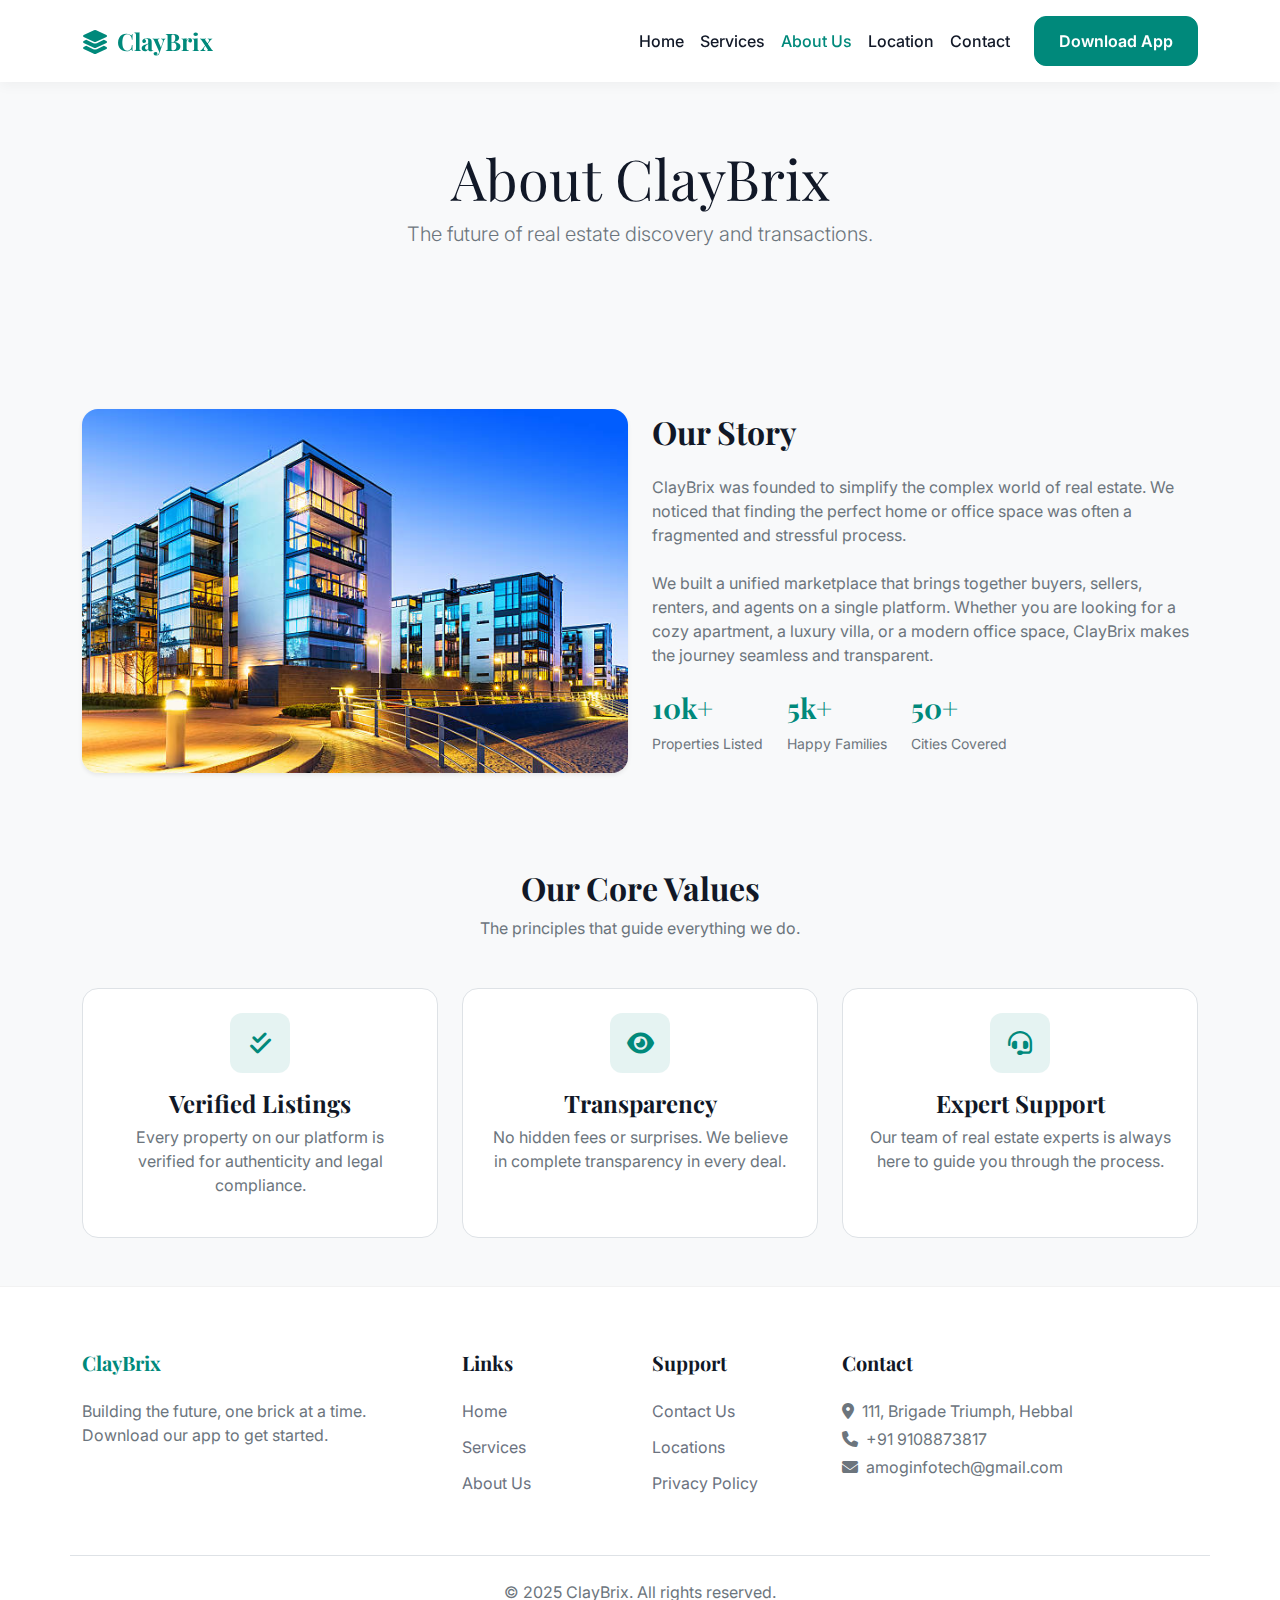
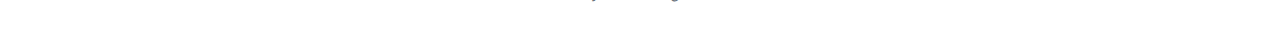
<file: about.html>
<!DOCTYPE html>
<html lang="en">

<head>
    <meta charset="UTF-8">
    <meta name="viewport" content="width=device-width, initial-scale=1.0">
    <title>About Us - ClayBrix</title>

    <!-- Google Fonts -->
    <link rel="preconnect" href="https://fonts.googleapis.com">
    <link rel="preconnect" href="https://fonts.gstatic.com" crossorigin>
    <link
        href="https://fonts.googleapis.com/css2?family=Inter:wght@400;500;600&family=Playfair+Display:wght@600;700&display=swap"
        rel="stylesheet">

    <!-- Bootstrap 5 CSS -->
    <link href="https://cdn.jsdelivr.net/npm/bootstrap@5.3.0/dist/css/bootstrap.min.css" rel="stylesheet">

    <!-- Font Awesome -->
    <link rel="stylesheet" href="https://cdnjs.cloudflare.com/ajax/libs/font-awesome/6.4.0/css/all.min.css">

    <!-- Custom CSS -->
    <link rel="stylesheet" href="style.css">
</head>

<body>

    <!-- Navbar -->
    <nav class="navbar navbar-expand-lg fixed-top">
        <div class="container">
            <a class="navbar-brand" href="index.html">
                <i class="fa-solid fa-layer-group me-2"></i>ClayBrix
            </a>
            <button class="navbar-toggler" type="button" data-bs-toggle="collapse" data-bs-target="#navbarNav">
                <span class="navbar-toggler-icon"></span>
            </button>
            <div class="collapse navbar-collapse" id="navbarNav">
                <ul class="navbar-nav ms-auto">
                    <li class="nav-item"><a class="nav-link" href="index.html">Home</a></li>
                    <li class="nav-item"><a class="nav-link" href="services.html">Services</a></li>
                    <li class="nav-item"><a class="nav-link active" href="about.html">About Us</a></li>
                    <li class="nav-item"><a class="nav-link" href="location.html">Location</a></li>
                    <li class="nav-item"><a class="nav-link" href="contact.html">Contact</a></li>
                </ul>
                <div class="ms-lg-3 mt-3 mt-lg-0">
                    <a href="index.html#download" class="btn btn-primary">Download App</a>
                </div>
            </div>
        </div>
    </nav>

    <!-- Page Header -->
    <header class="bg-light py-5 mt-5">
        <div class="container py-5 text-center">
            <h1 class="display-4">About ClayBrix</h1>
            <p class="lead text-secondary">The future of real estate discovery and transactions.</p>
        </div>
    </header>

    <!-- Story Section -->
    <section class="py-5">
        <div class="container">
            <div class="row align-items-center">
                <div class="col-lg-6 mb-4 mb-lg-0">
                    <img src="pic-1.jpg" alt="About Us" class="img-fluid rounded-4 shadow-sm">
                </div>
                <div class="col-lg-6">
                    <h2 class="mb-4">Our Story</h2>
                    <p class="text-secondary mb-4">
                        ClayBrix was founded to simplify the complex world of real estate. We noticed that finding the
                        perfect home or office space was often a fragmented and stressful process.
                    </p>
                    <p class="text-secondary mb-4">
                        We built a unified marketplace that brings together buyers, sellers, renters, and agents on a
                        single platform. Whether you are looking for a cozy apartment, a luxury villa, or a modern
                        office space, ClayBrix makes the journey seamless and transparent.
                    </p>
                    <div class="d-flex gap-4 mt-4">
                        <div>
                            <h3 class="text-primary-custom fw-bold">10k+</h3>
                            <p class="text-secondary small">Properties Listed</p>
                        </div>
                        <div>
                            <h3 class="text-primary-custom fw-bold">5k+</h3>
                            <p class="text-secondary small">Happy Families</p>
                        </div>
                        <div>
                            <h3 class="text-primary-custom fw-bold">50+</h3>
                            <p class="text-secondary small">Cities Covered</p>
                        </div>
                    </div>
                </div>
            </div>
        </div>
    </section>

    <!-- Values Section -->
    <section class="py-5 bg-light">
        <div class="container">
            <div class="text-center mb-5">
                <h2>Our Core Values</h2>
                <p class="text-secondary">The principles that guide everything we do.</p>
            </div>
            <div class="row g-4">
                <div class="col-md-4">
                    <div class="p-4 bg-white rounded-4 h-100 text-center border">
                        <div class="icon-box mx-auto mb-3">
                            <i class="fa-solid fa-check-double"></i>
                        </div>
                        <h4>Verified Listings</h4>
                        <p class="text-secondary">Every property on our platform is verified for authenticity and legal
                            compliance.</p>
                    </div>
                </div>
                <div class="col-md-4">
                    <div class="p-4 bg-white rounded-4 h-100 text-center border">
                        <div class="icon-box mx-auto mb-3">
                            <i class="fa-solid fa-eye"></i>
                        </div>
                        <h4>Transparency</h4>
                        <p class="text-secondary">No hidden fees or surprises. We believe in complete transparency in
                            every deal.</p>
                    </div>
                </div>
                <div class="col-md-4">
                    <div class="p-4 bg-white rounded-4 h-100 text-center border">
                        <div class="icon-box mx-auto mb-3">
                            <i class="fa-solid fa-headset"></i>
                        </div>
                        <h4>Expert Support</h4>
                        <p class="text-secondary">Our team of real estate experts is always here to guide you through
                            the process.</p>
                    </div>
                </div>
            </div>
        </div>
    </section>

    <!-- Footer -->
    <footer class="footer">
        <div class="container">
            <div class="row gy-4">
                <div class="col-lg-4">
                    <h5 class="footer-title text-primary-custom">ClayBrix</h5>
                    <p class="text-secondary">Building the future, one brick at a time. Download our app to get started.
                    </p>
                </div>
                <div class="col-lg-2 col-6">
                    <h5 class="footer-title">Links</h5>
                    <a href="index.html" class="footer-link">Home</a>
                    <a href="services.html" class="footer-link">Services</a>
                    <a href="about.html" class="footer-link">About Us</a>
                </div>
                <div class="col-lg-2 col-6">
                    <h5 class="footer-title">Support</h5>
                    <a href="contact.html" class="footer-link">Contact Us</a>
                    <a href="location.html" class="footer-link">Locations</a>
                    <a href="#" class="footer-link">Privacy Policy</a>
                </div>
                <div class="col-lg-4">
                    <h5 class="footer-title">Contact</h5>
                    <p class="text-secondary mb-1"><i class="fa-solid fa-location-dot me-2"></i>111, Brigade Triumph,
                        Hebbal</p>
                    <p class="text-secondary mb-1"><i class="fa-solid fa-phone me-2"></i>+91 9108873817</p>
                    <p class="text-secondary"><i class="fa-solid fa-envelope me-2"></i>amoginfotech@gmail.com</p>
                </div>
            </div>
            <div class="row mt-5 pt-4 border-top">
                <div class="col-12 text-center text-secondary">
                    <p>&copy; 2025 ClayBrix. All rights reserved.</p>
                </div>
            </div>
        </div>
    </footer>

    <!-- Bootstrap JS -->
    <script src="https://cdn.jsdelivr.net/npm/bootstrap@5.3.0/dist/js/bootstrap.bundle.min.js"></script>
    <script src="script.js"></script>
</body>

</html>
</file>
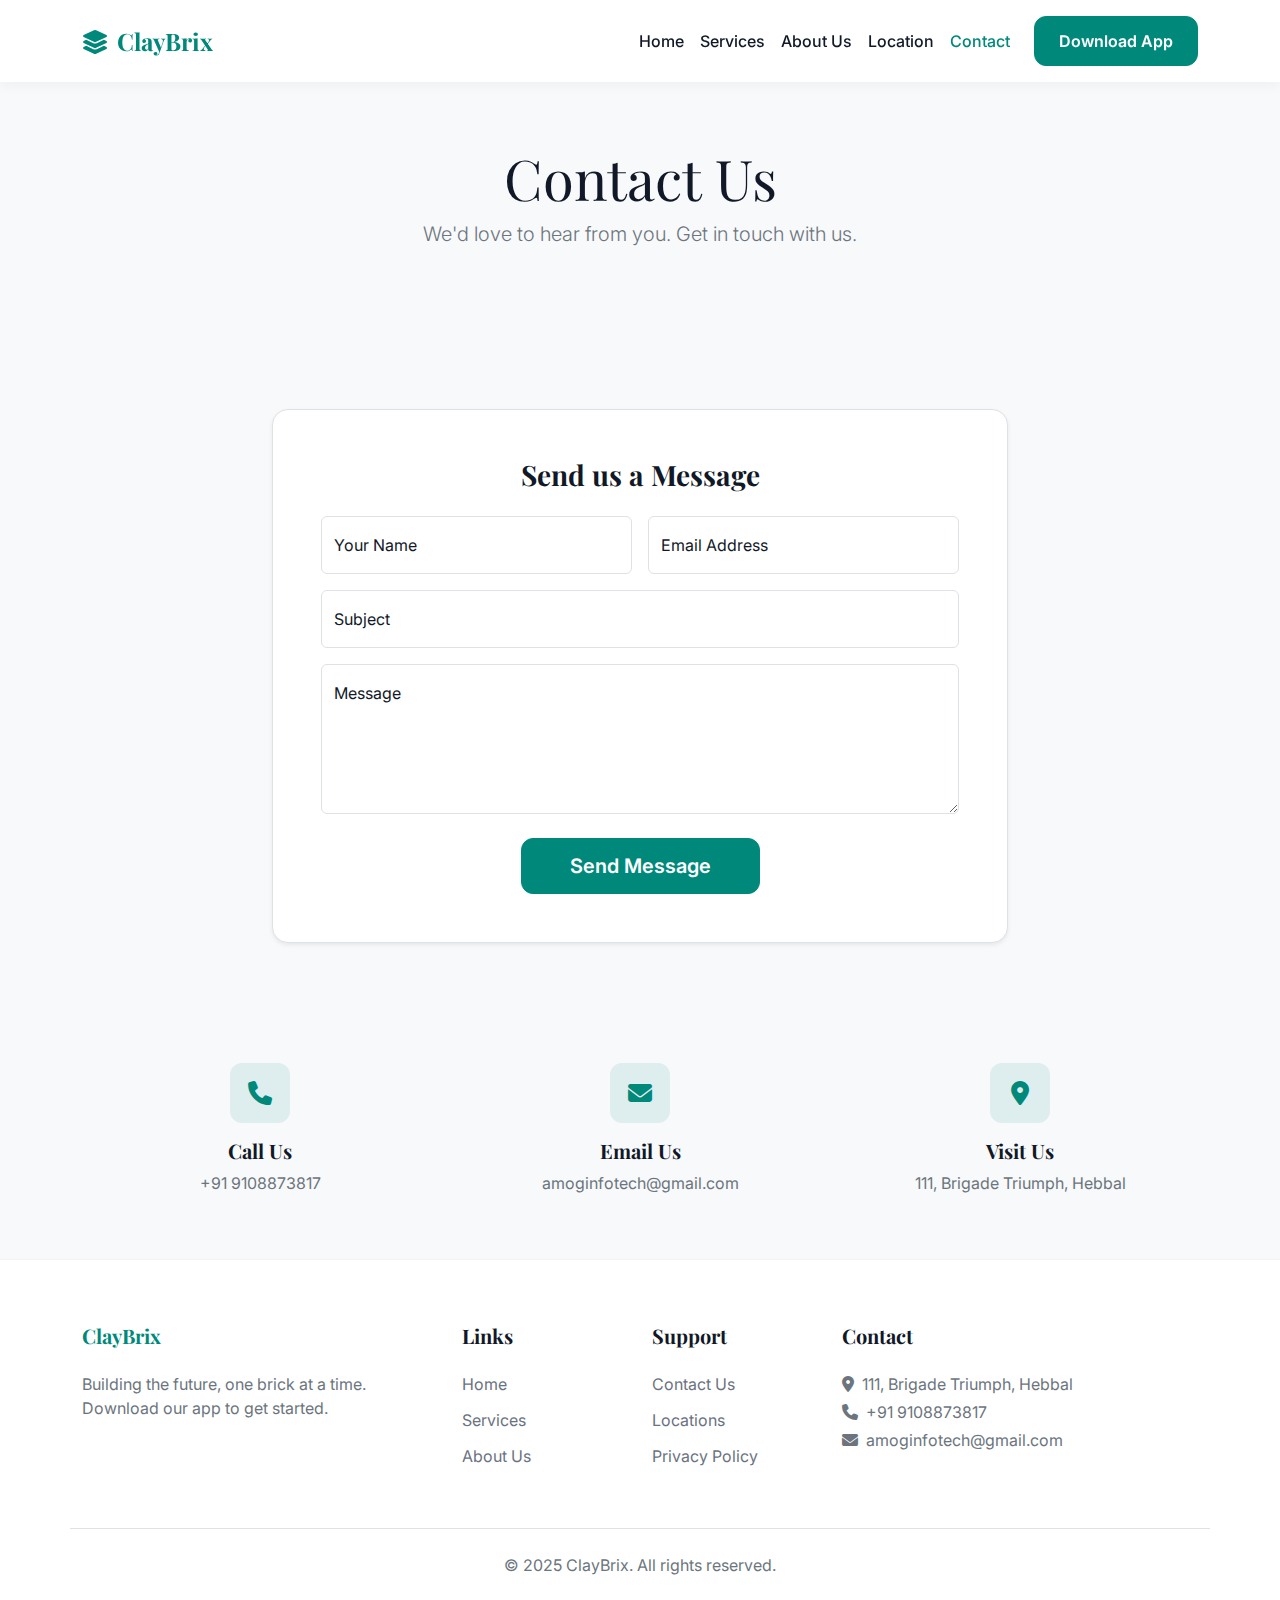
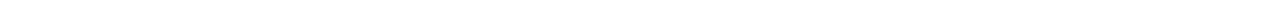
<file: contact.html>
<!DOCTYPE html>
<html lang="en">

<head>
    <meta charset="UTF-8">
    <meta name="viewport" content="width=device-width, initial-scale=1.0">
    <title>Contact Us - ClayBrix</title>

    <!-- Google Fonts -->
    <link rel="preconnect" href="https://fonts.googleapis.com">
    <link rel="preconnect" href="https://fonts.gstatic.com" crossorigin>
    <link
        href="https://fonts.googleapis.com/css2?family=Inter:wght@400;500;600&family=Playfair+Display:wght@600;700&display=swap"
        rel="stylesheet">

    <!-- Bootstrap 5 CSS -->
    <link href="https://cdn.jsdelivr.net/npm/bootstrap@5.3.0/dist/css/bootstrap.min.css" rel="stylesheet">

    <!-- Font Awesome -->
    <link rel="stylesheet" href="https://cdnjs.cloudflare.com/ajax/libs/font-awesome/6.4.0/css/all.min.css">

    <!-- Custom CSS -->
    <link rel="stylesheet" href="style.css">
</head>

<body>

    <!-- Navbar -->
    <nav class="navbar navbar-expand-lg fixed-top">
        <div class="container">
            <a class="navbar-brand" href="index.html">
                <i class="fa-solid fa-layer-group me-2"></i>ClayBrix
            </a>
            <button class="navbar-toggler" type="button" data-bs-toggle="collapse" data-bs-target="#navbarNav">
                <span class="navbar-toggler-icon"></span>
            </button>
            <div class="collapse navbar-collapse" id="navbarNav">
                <ul class="navbar-nav ms-auto">
                    <li class="nav-item"><a class="nav-link" href="index.html">Home</a></li>
                    <li class="nav-item"><a class="nav-link" href="services.html">Services</a></li>
                    <li class="nav-item"><a class="nav-link" href="about.html">About Us</a></li>
                    <li class="nav-item"><a class="nav-link" href="location.html">Location</a></li>
                    <li class="nav-item"><a class="nav-link active" href="contact.html">Contact</a></li>
                </ul>
                <div class="ms-lg-3 mt-3 mt-lg-0">
                    <a href="index.html#download" class="btn btn-primary">Download App</a>
                </div>
            </div>
        </div>
    </nav>

    <!-- Page Header -->
    <header class="bg-light py-5 mt-5">
        <div class="container py-5 text-center">
            <h1 class="display-4">Contact Us</h1>
            <p class="lead text-secondary">We'd love to hear from you. Get in touch with us.</p>
        </div>
    </header>

    <!-- Contact Form Section -->
    <section class="py-5">
        <div class="container">
            <div class="row justify-content-center">
                <div class="col-lg-8">
                    <div class="p-5 bg-white rounded-4 border shadow-sm">
                        <h3 class="mb-4 text-center">Send us a Message</h3>

                        <!-- Formspree Form -->
                        <!-- IMPORTANT: Replace 'YOUR_FORMSPREE_ID' with your actual Formspree form ID after signing up at https://formspree.io -->
                        <form action="https://formspree.io/f/xwkgyyqg" method="POST">
                            <div class="row g-3">
                                <div class="col-md-6">
                                    <div class="form-floating">
                                        <input type="text" class="form-control" id="name" name="name"
                                            placeholder="Your Name" required>
                                        <label for="name">Your Name</label>
                                    </div>
                                </div>
                                <div class="col-md-6">
                                    <div class="form-floating">
                                        <input type="email" class="form-control" id="email" name="email"
                                            placeholder="name@example.com" required>
                                        <label for="email">Email Address</label>
                                    </div>
                                </div>
                                <div class="col-12">
                                    <div class="form-floating">
                                        <input type="text" class="form-control" id="subject" name="subject"
                                            placeholder="Subject" required>
                                        <label for="subject">Subject</label>
                                    </div>
                                </div>
                                <div class="col-12">
                                    <div class="form-floating">
                                        <textarea class="form-control" placeholder="Leave a comment here" id="message"
                                            name="message" style="height: 150px" required></textarea>
                                        <label for="message">Message</label>
                                    </div>
                                </div>
                                <div class="col-12 text-center mt-4">
                                    <button type="submit" class="btn btn-primary btn-lg px-5">Send Message</button>
                                </div>
                            </div>
                        </form>
                    </div>
                </div>
            </div>

            <!-- Quick Contact Info -->
            <div class="row mt-5 pt-5 g-4 text-center">
                <div class="col-md-4">
                    <div class="icon-box mx-auto mb-3">
                        <i class="fa-solid fa-phone"></i>
                    </div>
                    <h5>Call Us</h5>
                    <p class="text-secondary">+91 9108873817</p>
                </div>
                <div class="col-md-4">
                    <div class="icon-box mx-auto mb-3">
                        <i class="fa-solid fa-envelope"></i>
                    </div>
                    <h5>Email Us</h5>
                    <p class="text-secondary">amoginfotech@gmail.com</p>
                </div>
                <div class="col-md-4">
                    <div class="icon-box mx-auto mb-3">
                        <i class="fa-solid fa-location-dot"></i>
                    </div>
                    <h5>Visit Us</h5>
                    <p class="text-secondary">111, Brigade Triumph, Hebbal</p>
                </div>
            </div>
        </div>
    </section>

    <!-- Footer -->
    <footer class="footer">
        <div class="container">
            <div class="row gy-4">
                <div class="col-lg-4">
                    <h5 class="footer-title text-primary-custom">ClayBrix</h5>
                    <p class="text-secondary">Building the future, one brick at a time. Download our app to get started.
                    </p>
                </div>
                <div class="col-lg-2 col-6">
                    <h5 class="footer-title">Links</h5>
                    <a href="index.html" class="footer-link">Home</a>
                    <a href="services.html" class="footer-link">Services</a>
                    <a href="about.html" class="footer-link">About Us</a>
                </div>
                <div class="col-lg-2 col-6">
                    <h5 class="footer-title">Support</h5>
                    <a href="contact.html" class="footer-link">Contact Us</a>
                    <a href="location.html" class="footer-link">Locations</a>
                    <a href="#" class="footer-link">Privacy Policy</a>
                </div>
                <div class="col-lg-4">
                    <h5 class="footer-title">Contact</h5>
                    <p class="text-secondary mb-1"><i class="fa-solid fa-location-dot me-2"></i>111, Brigade Triumph,
                        Hebbal</p>
                    <p class="text-secondary mb-1"><i class="fa-solid fa-phone me-2"></i>+91 9108873817</p>
                    <p class="text-secondary"><i class="fa-solid fa-envelope me-2"></i>amoginfotech@gmail.com</p>
                </div>
            </div>
            <div class="row mt-5 pt-4 border-top">
                <div class="col-12 text-center text-secondary">
                    <p>&copy; 2025 ClayBrix. All rights reserved.</p>
                </div>
            </div>
        </div>
    </footer>

    <!-- Bootstrap JS -->
    <script src="https://cdn.jsdelivr.net/npm/bootstrap@5.3.0/dist/js/bootstrap.bundle.min.js"></script>
    <script src="script.js"></script>
</body>

</html>
</file>
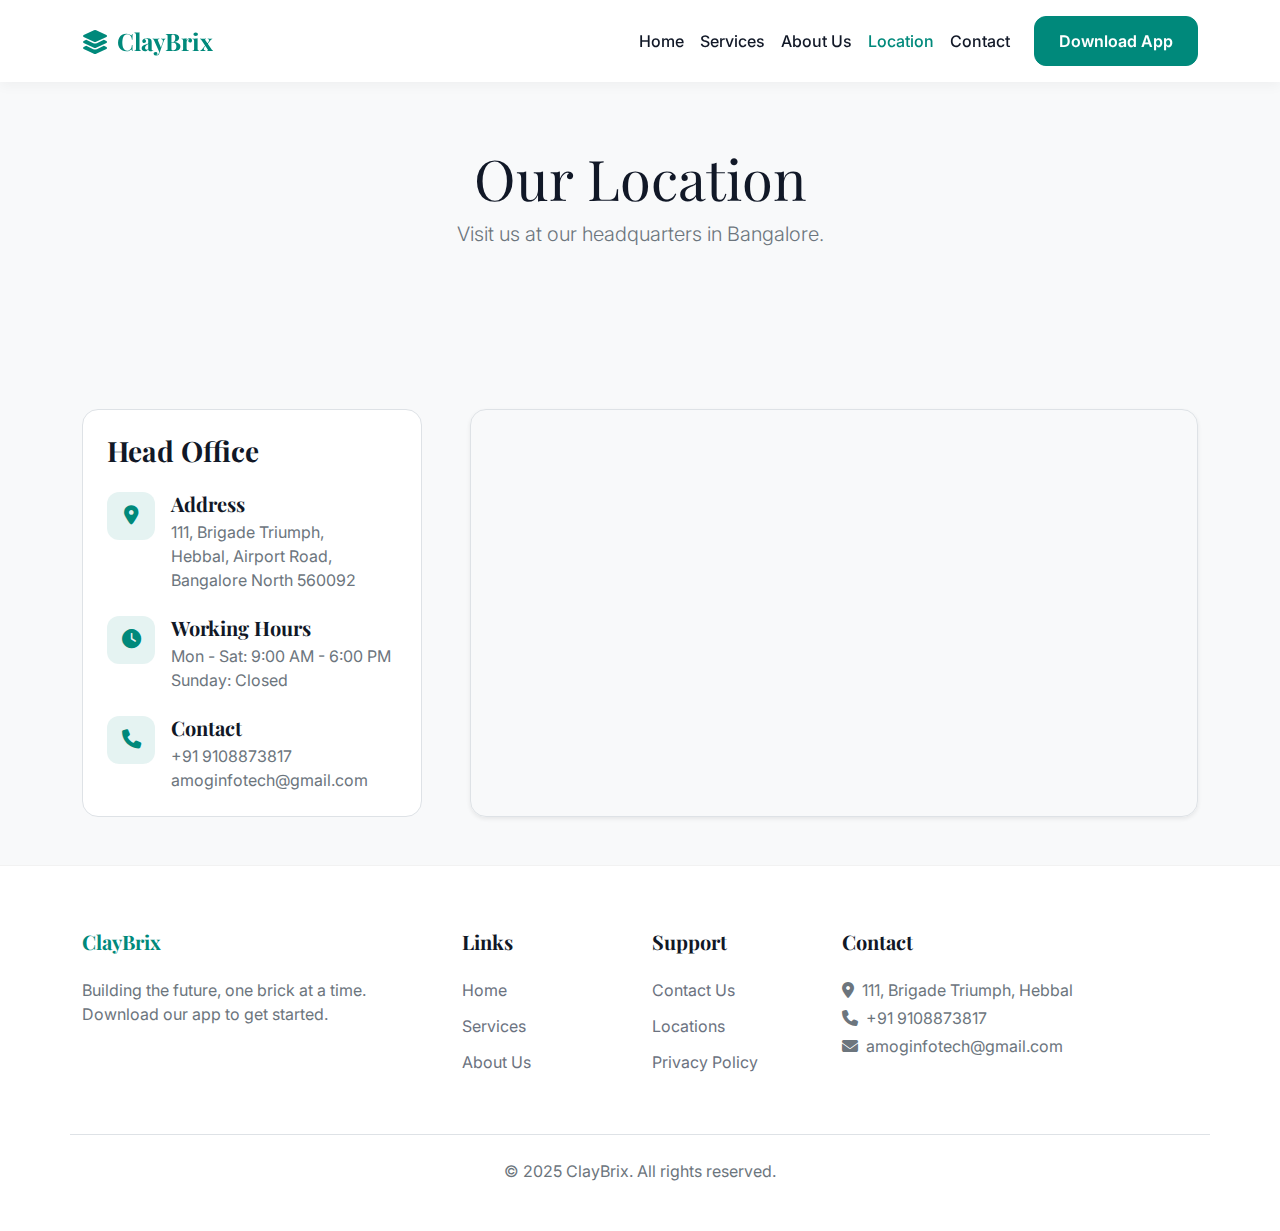
<file: location.html>
<!DOCTYPE html>
<html lang="en">

<head>
    <meta charset="UTF-8">
    <meta name="viewport" content="width=device-width, initial-scale=1.0">
    <title>Location - ClayBrix</title>

    <!-- Google Fonts -->
    <link rel="preconnect" href="https://fonts.googleapis.com">
    <link rel="preconnect" href="https://fonts.gstatic.com" crossorigin>
    <link
        href="https://fonts.googleapis.com/css2?family=Inter:wght@400;500;600&family=Playfair+Display:wght@600;700&display=swap"
        rel="stylesheet">

    <!-- Bootstrap 5 CSS -->
    <link href="https://cdn.jsdelivr.net/npm/bootstrap@5.3.0/dist/css/bootstrap.min.css" rel="stylesheet">

    <!-- Font Awesome -->
    <link rel="stylesheet" href="https://cdnjs.cloudflare.com/ajax/libs/font-awesome/6.4.0/css/all.min.css">

    <!-- Custom CSS -->
    <link rel="stylesheet" href="style.css">
</head>

<body>

    <!-- Navbar -->
    <nav class="navbar navbar-expand-lg fixed-top">
        <div class="container">
            <a class="navbar-brand" href="index.html">
                <i class="fa-solid fa-layer-group me-2"></i>ClayBrix
            </a>
            <button class="navbar-toggler" type="button" data-bs-toggle="collapse" data-bs-target="#navbarNav">
                <span class="navbar-toggler-icon"></span>
            </button>
            <div class="collapse navbar-collapse" id="navbarNav">
                <ul class="navbar-nav ms-auto">
                    <li class="nav-item"><a class="nav-link" href="index.html">Home</a></li>
                    <li class="nav-item"><a class="nav-link" href="services.html">Services</a></li>
                    <li class="nav-item"><a class="nav-link" href="about.html">About Us</a></li>
                    <li class="nav-item"><a class="nav-link active" href="location.html">Location</a></li>
                    <li class="nav-item"><a class="nav-link" href="contact.html">Contact</a></li>
                </ul>
                <div class="ms-lg-3 mt-3 mt-lg-0">
                    <a href="index.html#download" class="btn btn-primary">Download App</a>
                </div>
            </div>
        </div>
    </nav>

    <!-- Page Header -->
    <header class="bg-light py-5 mt-5">
        <div class="container py-5 text-center">
            <h1 class="display-4">Our Location</h1>
            <p class="lead text-secondary">Visit us at our headquarters in Bangalore.</p>
        </div>
    </header>

    <!-- Location Content -->
    <section class="py-5">
        <div class="container">
            <div class="row g-5">
                <div class="col-lg-4">
                    <div class="p-4 bg-white rounded-4 border h-100">
                        <h3 class="mb-4">Head Office</h3>
                        <div class="d-flex mb-4">
                            <div class="icon-box flex-shrink-0 me-3"
                                style="width: 48px; height: 48px; font-size: 1.2rem;">
                                <i class="fa-solid fa-location-dot"></i>
                            </div>
                            <div>
                                <h5 class="mb-1">Address</h5>
                                <p class="text-secondary mb-0">
                                    111, Brigade Triumph,<br>
                                    Hebbal, Airport Road,<br>
                                    Bangalore North 560092
                                </p>
                            </div>
                        </div>
                        <div class="d-flex mb-4">
                            <div class="icon-box flex-shrink-0 me-3"
                                style="width: 48px; height: 48px; font-size: 1.2rem;">
                                <i class="fa-solid fa-clock"></i>
                            </div>
                            <div>
                                <h5 class="mb-1">Working Hours</h5>
                                <p class="text-secondary mb-0">
                                    Mon - Sat: 9:00 AM - 6:00 PM<br>
                                    Sunday: Closed
                                </p>
                            </div>
                        </div>
                        <div class="d-flex">
                            <div class="icon-box flex-shrink-0 me-3"
                                style="width: 48px; height: 48px; font-size: 1.2rem;">
                                <i class="fa-solid fa-phone"></i>
                            </div>
                            <div>
                                <h5 class="mb-1">Contact</h5>
                                <p class="text-secondary mb-0">
                                    +91 9108873817<br>
                                    amoginfotech@gmail.com
                                </p>
                            </div>
                        </div>
                    </div>
                </div>
                <div class="col-lg-8">
                    <div class="rounded-4 overflow-hidden border shadow-sm h-100" style="min-height: 400px;">
                        <!-- Embedded Google Map -->
                        <iframe
                            src="https://www.google.com/maps/embed?pb=!1m18!1m12!1m3!1d3887.087968762327!2d77.5898!3d13.0305!2m3!1f0!2f0!3f0!3m2!1i1024!2i768!4f13.1!3m3!1m2!1s0x3bae17b000000001%3A0x0!2sBrigade%20Triumph!5e0!3m2!1sen!2sin!4v1625123456789!5m2!1sen!2sin"
                            width="100%" height="100%" style="border:0;" allowfullscreen="" loading="lazy"
                            referrerpolicy="no-referrer-when-downgrade">
                        </iframe>
                    </div>
                </div>
            </div>
        </div>
    </section>

    <!-- Footer -->
    <footer class="footer">
        <div class="container">
            <div class="row gy-4">
                <div class="col-lg-4">
                    <h5 class="footer-title text-primary-custom">ClayBrix</h5>
                    <p class="text-secondary">Building the future, one brick at a time. Download our app to get started.
                    </p>
                </div>
                <div class="col-lg-2 col-6">
                    <h5 class="footer-title">Links</h5>
                    <a href="index.html" class="footer-link">Home</a>
                    <a href="services.html" class="footer-link">Services</a>
                    <a href="about.html" class="footer-link">About Us</a>
                </div>
                <div class="col-lg-2 col-6">
                    <h5 class="footer-title">Support</h5>
                    <a href="contact.html" class="footer-link">Contact Us</a>
                    <a href="location.html" class="footer-link">Locations</a>
                    <a href="#" class="footer-link">Privacy Policy</a>
                </div>
                <div class="col-lg-4">
                    <h5 class="footer-title">Contact</h5>
                    <p class="text-secondary mb-1"><i class="fa-solid fa-location-dot me-2"></i>111, Brigade Triumph,
                        Hebbal</p>
                    <p class="text-secondary mb-1"><i class="fa-solid fa-phone me-2"></i>+91 9108873817</p>
                    <p class="text-secondary"><i class="fa-solid fa-envelope me-2"></i>amoginfotech@gmail.com</p>
                </div>
            </div>
            <div class="row mt-5 pt-4 border-top">
                <div class="col-12 text-center text-secondary">
                    <p>&copy; 2025 ClayBrix. All rights reserved.</p>
                </div>
            </div>
        </div>
    </footer>

    <!-- Bootstrap JS -->
    <script src="https://cdn.jsdelivr.net/npm/bootstrap@5.3.0/dist/js/bootstrap.bundle.min.js"></script>
    <script src="script.js"></script>
</body>

</html>
</file>
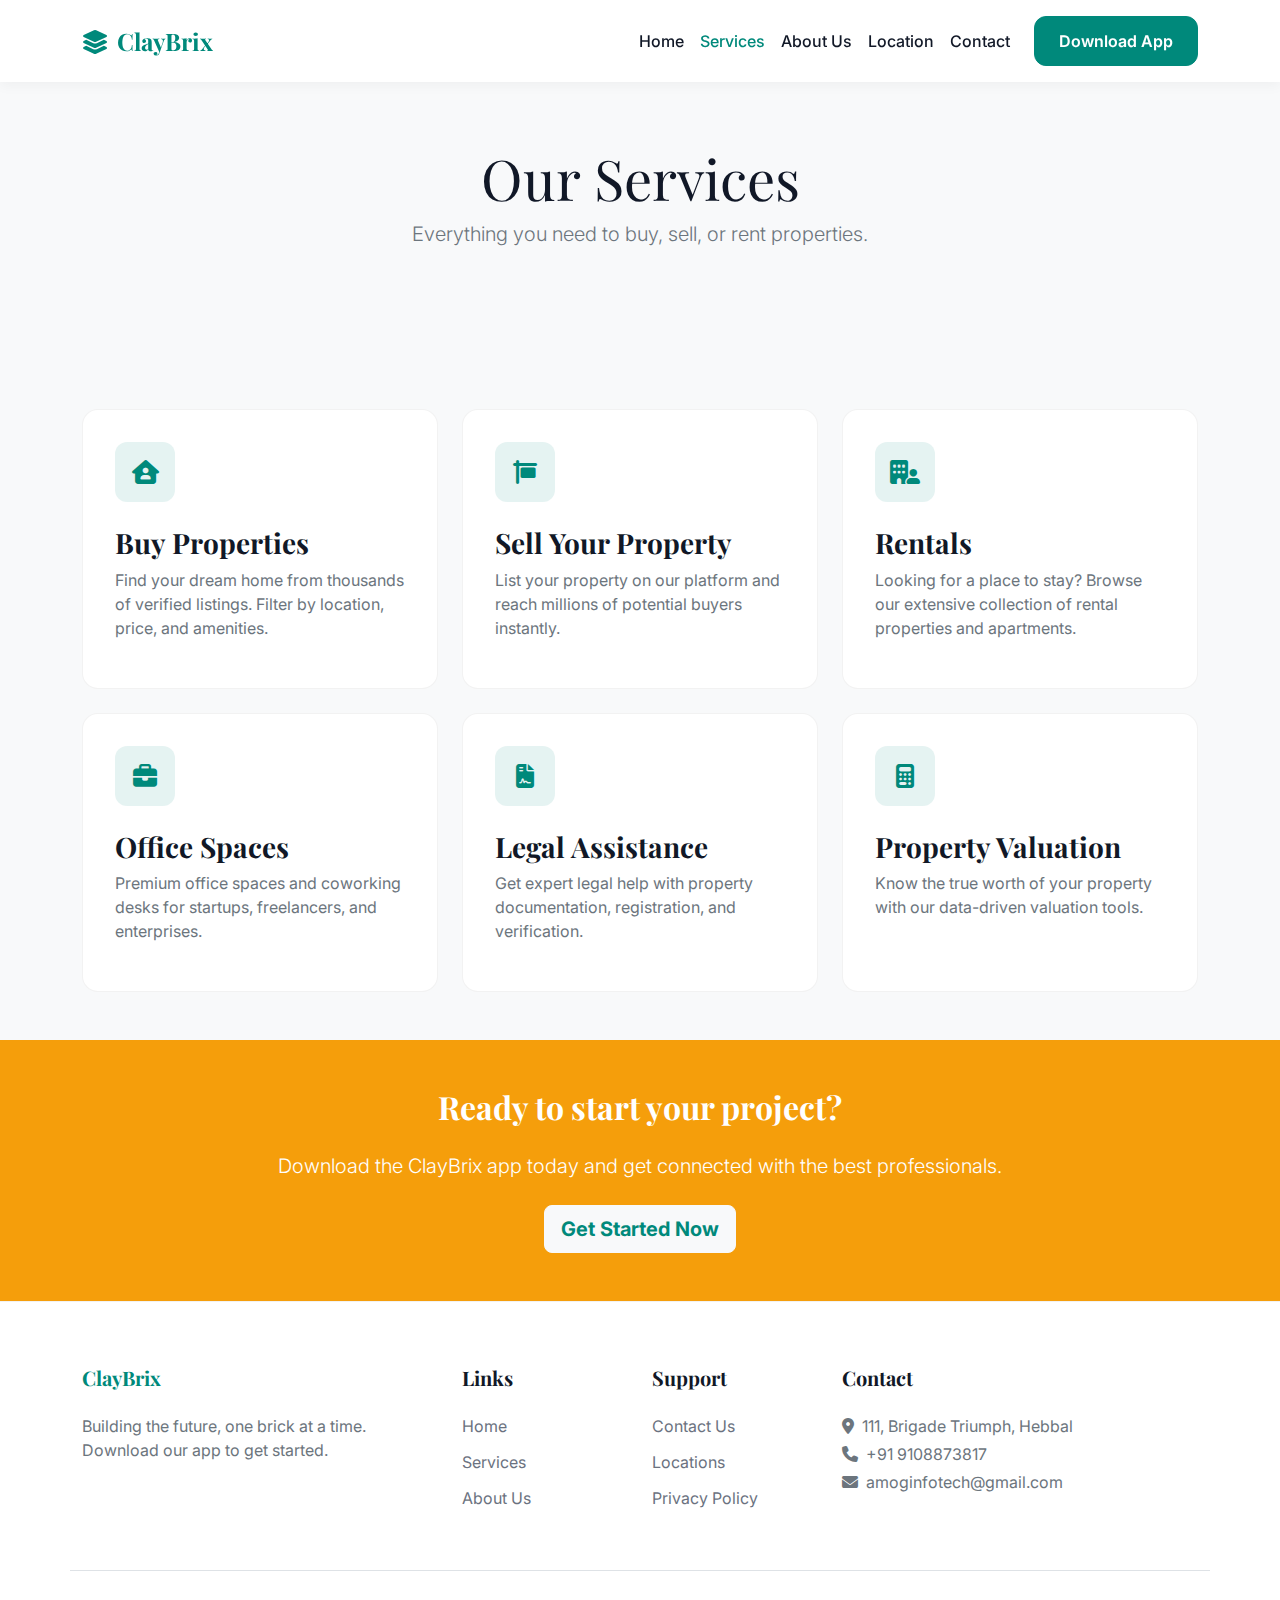
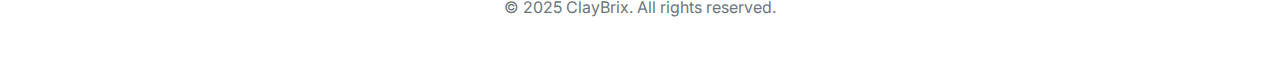
<file: services.html>
<!DOCTYPE html>
<html lang="en">

<head>
    <meta charset="UTF-8">
    <meta name="viewport" content="width=device-width, initial-scale=1.0">
    <title>Services - ClayBrix</title>

    <!-- Google Fonts -->
    <link rel="preconnect" href="https://fonts.googleapis.com">
    <link rel="preconnect" href="https://fonts.gstatic.com" crossorigin>
    <link
        href="https://fonts.googleapis.com/css2?family=Inter:wght@400;500;600&family=Playfair+Display:wght@600;700&display=swap"
        rel="stylesheet">

    <!-- Bootstrap 5 CSS -->
    <link href="https://cdn.jsdelivr.net/npm/bootstrap@5.3.0/dist/css/bootstrap.min.css" rel="stylesheet">

    <!-- Font Awesome -->
    <link rel="stylesheet" href="https://cdnjs.cloudflare.com/ajax/libs/font-awesome/6.4.0/css/all.min.css">

    <!-- Custom CSS -->
    <link rel="stylesheet" href="style.css">
</head>

<body>

    <!-- Navbar -->
    <nav class="navbar navbar-expand-lg fixed-top">
        <div class="container">
            <a class="navbar-brand" href="index.html">
                <i class="fa-solid fa-layer-group me-2"></i>ClayBrix
            </a>
            <button class="navbar-toggler" type="button" data-bs-toggle="collapse" data-bs-target="#navbarNav">
                <span class="navbar-toggler-icon"></span>
            </button>
            <div class="collapse navbar-collapse" id="navbarNav">
                <ul class="navbar-nav ms-auto">
                    <li class="nav-item"><a class="nav-link" href="index.html">Home</a></li>
                    <li class="nav-item"><a class="nav-link active" href="services.html">Services</a></li>
                    <li class="nav-item"><a class="nav-link" href="about.html">About Us</a></li>
                    <li class="nav-item"><a class="nav-link" href="location.html">Location</a></li>
                    <li class="nav-item"><a class="nav-link" href="contact.html">Contact</a></li>
                </ul>
                <div class="ms-lg-3 mt-3 mt-lg-0">
                    <a href="index.html#download" class="btn btn-primary">Download App</a>
                </div>
            </div>
        </div>
    </nav>

    <!-- Page Header -->
    <header class="bg-light py-5 mt-5">
        <div class="container py-5 text-center">
            <h1 class="display-4">Our Services</h1>
            <p class="lead text-secondary">Everything you need to buy, sell, or rent properties.</p>
        </div>
    </header>

    <!-- Services Grid -->
    <section class="py-5">
        <div class="container">
            <div class="row g-4">
                <div class="col-md-4">
                    <div class="feature-card">
                        <div class="icon-box">
                            <i class="fa-solid fa-house-user"></i>
                        </div>
                        <h3>Buy Properties</h3>
                        <p class="text-secondary">Find your dream home from thousands of verified listings. Filter by
                            location, price, and amenities.</p>
                    </div>
                </div>
                <div class="col-md-4">
                    <div class="feature-card">
                        <div class="icon-box">
                            <i class="fa-solid fa-sign-hanging"></i>
                        </div>
                        <h3>Sell Your Property</h3>
                        <p class="text-secondary">List your property on our platform and reach millions of potential
                            buyers instantly.</p>
                    </div>
                </div>
                <div class="col-md-4">
                    <div class="feature-card">
                        <div class="icon-box">
                            <i class="fa-solid fa-building-user"></i>
                        </div>
                        <h3>Rentals</h3>
                        <p class="text-secondary">Looking for a place to stay? Browse our extensive collection of rental
                            properties and apartments.</p>
                    </div>
                </div>
                <div class="col-md-4">
                    <div class="feature-card">
                        <div class="icon-box">
                            <i class="fa-solid fa-briefcase"></i>
                        </div>
                        <h3>Office Spaces</h3>
                        <p class="text-secondary">Premium office spaces and coworking desks for startups, freelancers,
                            and enterprises.</p>
                    </div>
                </div>
                <div class="col-md-4">
                    <div class="feature-card">
                        <div class="icon-box">
                            <i class="fa-solid fa-file-contract"></i>
                        </div>
                        <h3>Legal Assistance</h3>
                        <p class="text-secondary">Get expert legal help with property documentation, registration, and
                            verification.</p>
                    </div>
                </div>
                <div class="col-md-4">
                    <div class="feature-card">
                        <div class="icon-box">
                            <i class="fa-solid fa-calculator"></i>
                        </div>
                        <h3>Property Valuation</h3>
                        <p class="text-secondary">Know the true worth of your property with our data-driven valuation
                            tools.</p>
                    </div>
                </div>
            </div>
        </div>
    </section>

    <!-- CTA Section -->
    <section class="py-5 bg-accent text-white">
        <div class="container text-center">
            <h2 class="mb-4 text-white">Ready to start your project?</h2>
            <p class="mb-4 lead">Download the ClayBrix app today and get connected with the best professionals.</p>
            <a href="index.html#download" class="btn btn-light btn-lg text-primary-custom fw-bold">Get Started Now</a>
        </div>
    </section>

    <!-- Footer -->
    <footer class="footer">
        <div class="container">
            <div class="row gy-4">
                <div class="col-lg-4">
                    <h5 class="footer-title text-primary-custom">ClayBrix</h5>
                    <p class="text-secondary">Building the future, one brick at a time. Download our app to get started.
                    </p>
                </div>
                <div class="col-lg-2 col-6">
                    <h5 class="footer-title">Links</h5>
                    <a href="index.html" class="footer-link">Home</a>
                    <a href="services.html" class="footer-link">Services</a>
                    <a href="about.html" class="footer-link">About Us</a>
                </div>
                <div class="col-lg-2 col-6">
                    <h5 class="footer-title">Support</h5>
                    <a href="contact.html" class="footer-link">Contact Us</a>
                    <a href="location.html" class="footer-link">Locations</a>
                    <a href="#" class="footer-link">Privacy Policy</a>
                </div>
                <div class="col-lg-4">
                    <h5 class="footer-title">Contact</h5>
                    <p class="text-secondary mb-1"><i class="fa-solid fa-location-dot me-2"></i>111, Brigade Triumph,
                        Hebbal</p>
                    <p class="text-secondary mb-1"><i class="fa-solid fa-phone me-2"></i>+91 9108873817</p>
                    <p class="text-secondary"><i class="fa-solid fa-envelope me-2"></i>amoginfotech@gmail.com</p>
                </div>
            </div>
            <div class="row mt-5 pt-4 border-top">
                <div class="col-12 text-center text-secondary">
                    <p>&copy; 2025 ClayBrix. All rights reserved.</p>
                </div>
            </div>
        </div>
    </footer>

    <!-- Bootstrap JS -->
    <script src="https://cdn.jsdelivr.net/npm/bootstrap@5.3.0/dist/js/bootstrap.bundle.min.js"></script>
    <script src="script.js"></script>
</body>

</html>
</file>
<file: style.css>
/* ClayBrix Premium Theme */
:root {
    /* Brand Colors */
    --primary-color: #00897B; /* Teal */
    --primary-light: #4DB6AC;
    --primary-dark: #004D40;
    --secondary-color: #10B981; /* Emerald */
    --accent-color: #F59E0B; /* Gold */
    
    /* Backgrounds */
    --bg-color: #F8F9FA;
    --surface-color: #FFFFFF;
    
    /* Text */
    --text-primary: #111827;
    --text-secondary: #6B7280;
    
    /* Typography */
    --font-heading: 'Playfair Display', serif;
    --font-body: 'Inter', sans-serif;
    
    /* Spacing & Radius */
    --radius-s: 8px;
    --radius-m: 12px;
    --radius-l: 16px;
    --radius-xl: 24px;
    
    /* Shadows */
    --shadow-card: 0 4px 12px rgba(0, 0, 0, 0.04);
    --shadow-hover: 0 12px 24px rgba(0, 0, 0, 0.08);
}

body {
    font-family: var(--font-body);
    background-color: var(--bg-color);
    color: var(--text-primary);
    overflow-x: hidden;
}

h1, h2, h3, h4, h5, h6 {
    font-family: var(--font-heading);
    font-weight: 700;
    color: var(--text-primary);
}

/* Navbar Customization */
.navbar {
    background-color: var(--surface-color);
    box-shadow: var(--shadow-card);
    padding: 1rem 0;
}

.navbar-brand {
    font-family: var(--font-heading);
    font-weight: 700;
    font-size: 1.5rem;
    color: var(--primary-color) !important;
}

.nav-link {
    font-family: var(--font-body);
    font-weight: 500;
    color: var(--text-primary) !important;
    transition: color 0.3s ease;
}

.nav-link:hover, .nav-link.active {
    color: var(--primary-color) !important;
}

/* Buttons */
.btn-primary {
    background-color: var(--primary-color);
    border-color: var(--primary-color);
    border-radius: var(--radius-m);
    padding: 0.75rem 1.5rem;
    font-weight: 600;
    transition: all 0.3s ease;
}

.btn-primary:hover {
    background-color: var(--primary-dark);
    border-color: var(--primary-dark);
    transform: translateY(-2px);
    box-shadow: var(--shadow-hover);
}

.btn-outline-primary {
    color: var(--primary-color);
    border-color: var(--primary-color);
    border-radius: var(--radius-m);
    padding: 0.75rem 1.5rem;
    font-weight: 600;
}

.btn-outline-primary:hover {
    background-color: var(--primary-color);
    color: white;
}

/* Hero Section */
.hero-section {
    padding: 100px 0;
    background: linear-gradient(135deg, var(--bg-color) 0%, #E0F2F1 100%);
    position: relative;
    overflow: hidden;
}

.hero-title {
    font-size: 3.5rem;
    line-height: 1.2;
    margin-bottom: 1.5rem;
}

.hero-subtitle {
    font-size: 1.25rem;
    color: var(--text-secondary);
    margin-bottom: 2rem;
}

/* Cards */
.feature-card {
    background: var(--surface-color);
    border-radius: var(--radius-l);
    border: 1px solid rgba(0,0,0,0.05);
    padding: 2rem;
    transition: all 0.3s ease;
    height: 100%;
}

.feature-card:hover {
    transform: translateY(-5px);
    box-shadow: var(--shadow-hover);
}

.icon-box {
    width: 60px;
    height: 60px;
    background: rgba(0, 137, 123, 0.1);
    border-radius: var(--radius-m);
    display: flex;
    align-items: center;
    justify-content: center;
    color: var(--primary-color);
    font-size: 1.5rem;
    margin-bottom: 1.5rem;
}

/* Footer */
.footer {
    background-color: var(--surface-color);
    padding: 4rem 0 2rem;
    border-top: 1px solid rgba(0,0,0,0.05);
}

.footer-title {
    font-family: var(--font-heading);
    font-size: 1.25rem;
    margin-bottom: 1.5rem;
}

.footer-link {
    color: var(--text-secondary);
    text-decoration: none;
    display: block;
    margin-bottom: 0.75rem;
    transition: color 0.3s ease;
}

.footer-link:hover {
    color: var(--primary-color);
}

/* Utilities */
.text-primary-custom {
    color: var(--primary-color);
}

.bg-accent {
    background-color: var(--accent-color);
}
</file>
